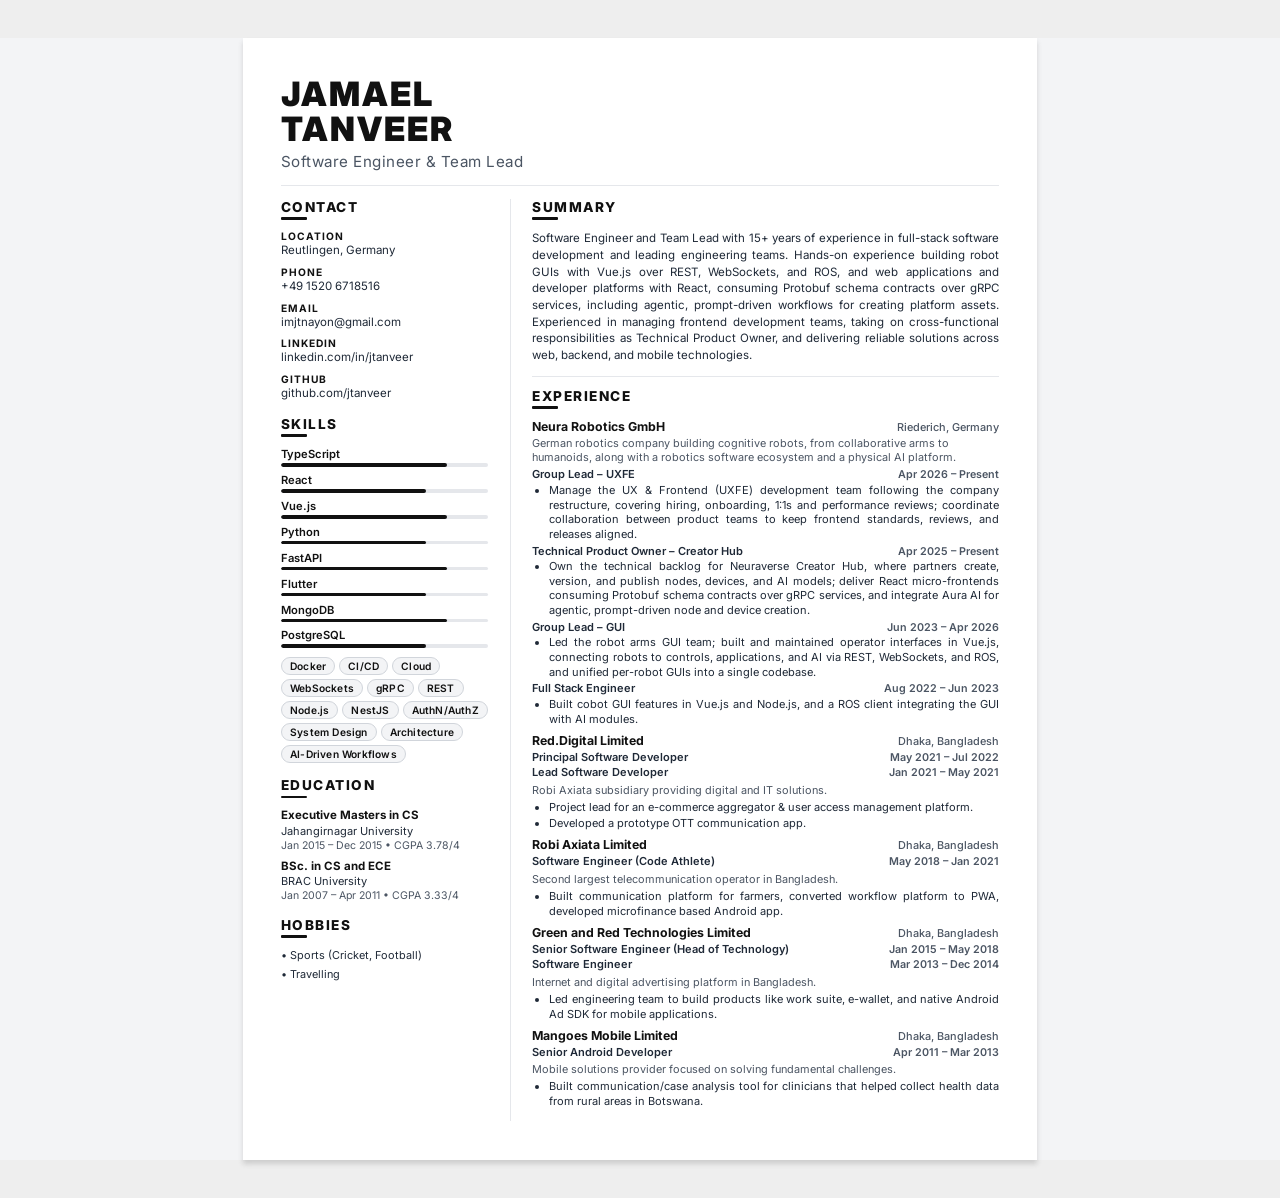
<file: index.html>
<!DOCTYPE html>
<html lang="en">
  <head>
    <meta charset="utf-8" />
    <meta http-equiv="X-UA-Compatible" content="IE=edge" />
    <meta name="viewport" content="width=device-width, initial-scale=1" />

    <link
      rel="apple-touch-icon"
      sizes="180x180"
      href="favicon/apple-touch-icon.png"
    />
    <link
      rel="icon"
      type="image/png"
      sizes="32x32"
      href="favicon/favicon-32x32.png"
    />
    <link
      rel="icon"
      type="image/png"
      sizes="16x16"
      href="favicon/favicon-16x16.png"
    />
    <link rel="manifest" href="favicon/site.webmanifest" />
    <link
      rel="mask-icon"
      href="favicon/safari-pinned-tab.svg"
      color="#111111"
    />
    <meta name="msapplication-TileColor" content="#111111" />
    <meta name="theme-color" content="#ffffff" />

    <title>Resume of Jamael Tanveer - Software Engineer &amp; Team Lead</title>

    <meta
      name="description"
      content="Resume of Jamael Tanveer - Software Engineer & Team Lead with 15+ years of experience in full-stack development, robotics GUIs, React, gRPC, and Protobuf."
    />
    <meta name="author" content="Jamael Tanveer" />

    <link rel="preconnect" href="https://fonts.googleapis.com" />
    <link rel="preconnect" href="https://fonts.gstatic.com" crossorigin />
    <link
      href="https://fonts.googleapis.com/css2?family=Inter:wght@400;500;600;700;800;900&display=swap"
      rel="stylesheet"
    />

    <link href="css/sheets-of-paper-a4.css" rel="stylesheet" />
    <link href="css/style.css" media="all" rel="stylesheet" />
  </head>
  <body class="document">
    <div class="page" itemscope itemtype="http://schema.org/Person">
      <!-- Header -->
      <header class="resume-header">
        <h1 class="resume-name" itemprop="name">JAMAEL<br />TANVEER</h1>
        <p class="resume-subtitle" itemprop="jobTitle">
          Software Engineer &amp; Team Lead
        </p>
      </header>

      <hr class="header-divider" />

      <!-- Body / Two Columns -->
      <div class="resume-body">
        <!-- Left Sidebar Column -->
        <aside class="sidebar-col">
          <!-- CONTACT -->
          <section class="resume-section" aria-label="Contact Information">
            <h2 class="section-title">CONTACT</h2>
            <div class="section-bar"></div>

            <div class="info-group">
              <div class="info-label">LOCATION</div>
              <div
                class="info-value"
                itemprop="address"
                itemscope
                itemtype="http://schema.org/PostalAddress"
              ><span itemprop="addressLocality">Reutlingen</span>, <span itemprop="addressCountry">Germany</span></div>
            </div>
            <div class="info-group">
              <div class="info-label">PHONE</div>
              <div class="info-value">
                <a itemprop="telephone" href="tel:+4915206718516"
                  >+49 1520 6718516</a
                >
              </div>
            </div>
            <div class="info-group">
              <div class="info-label">EMAIL</div>
              <div class="info-value">
                <a itemprop="email" href="mailto:imjtnayon@gmail.com"
                  >imjtnayon@gmail.com</a
                >
              </div>
            </div>
            <div class="info-group">
              <div class="info-label">LINKEDIN</div>
              <div class="info-value">
                <a
                  itemprop="sameAs"
                  href="https://linkedin.com/in/jtanveer"
                  target="_blank"
                  >linkedin.com/in/jtanveer</a
                >
              </div>
            </div>
            <div class="info-group">
              <div class="info-label">GITHUB</div>
              <div class="info-value">
                <a
                  itemprop="sameAs"
                  href="https://github.com/jtanveer"
                  target="_blank"
                  >github.com/jtanveer</a
                >
              </div>
            </div>
          </section>

          <!-- SKILLS -->
          <section class="resume-section" aria-label="Skills">
            <h2 class="section-title">SKILLS</h2>
            <div class="section-bar"></div>

            <div class="skill-item">
              <div class="skill-name">TypeScript</div>
              <div
                class="skill-bar"
                role="progressbar"
                aria-valuenow="80"
                aria-valuemin="0"
                aria-valuemax="100"
                aria-label="TypeScript proficiency"
              >
                <div class="skill-fill" style="width: 80%;"></div>
              </div>
            </div>

            <div class="skill-item">
              <div class="skill-name">React</div>
              <div
                class="skill-bar"
                role="progressbar"
                aria-valuenow="70"
                aria-valuemin="0"
                aria-valuemax="100"
                aria-label="React proficiency"
              >
                <div class="skill-fill" style="width: 70%;"></div>
              </div>
            </div>

            <div class="skill-item">
              <div class="skill-name">Vue.js</div>
              <div
                class="skill-bar"
                role="progressbar"
                aria-valuenow="80"
                aria-valuemin="0"
                aria-valuemax="100"
                aria-label="Vue.js proficiency"
              >
                <div class="skill-fill" style="width: 80%;"></div>
              </div>
            </div>

            <div class="skill-item">
              <div class="skill-name">Python</div>
              <div
                class="skill-bar"
                role="progressbar"
                aria-valuenow="70"
                aria-valuemin="0"
                aria-valuemax="100"
                aria-label="Python proficiency"
              >
                <div class="skill-fill" style="width: 70%;"></div>
              </div>
            </div>

            <div class="skill-item">
              <div class="skill-name">FastAPI</div>
              <div
                class="skill-bar"
                role="progressbar"
                aria-valuenow="80"
                aria-valuemin="0"
                aria-valuemax="100"
                aria-label="FastAPI proficiency"
              >
                <div class="skill-fill" style="width: 80%;"></div>
              </div>
            </div>

            <div class="skill-item">
              <div class="skill-name">Flutter</div>
              <div
                class="skill-bar"
                role="progressbar"
                aria-valuenow="70"
                aria-valuemin="0"
                aria-valuemax="100"
                aria-label="Flutter proficiency"
              >
                <div class="skill-fill" style="width: 70%;"></div>
              </div>
            </div>

            <div class="skill-item">
              <div class="skill-name">MongoDB</div>
              <div
                class="skill-bar"
                role="progressbar"
                aria-valuenow="80"
                aria-valuemin="0"
                aria-valuemax="100"
                aria-label="MongoDB proficiency"
              >
                <div class="skill-fill" style="width: 80%;"></div>
              </div>
            </div>

            <div class="skill-item">
              <div class="skill-name">PostgreSQL</div>
              <div
                class="skill-bar"
                role="progressbar"
                aria-valuenow="70"
                aria-valuemin="0"
                aria-valuemax="100"
                aria-label="PostgreSQL proficiency"
              >
                <div class="skill-fill" style="width: 70%;"></div>
              </div>
            </div>

            <div class="other-skills">
              <span class="skill-tag">Docker</span>
              <span class="skill-tag">CI/CD</span>
              <span class="skill-tag">Cloud</span>
              <span class="skill-tag">WebSockets</span>
              <span class="skill-tag">gRPC</span>
              <span class="skill-tag">REST</span>
              <span class="skill-tag">Node.js</span>
              <span class="skill-tag">NestJS</span>
              <span class="skill-tag">AuthN/AuthZ</span>
              <span class="skill-tag">System Design</span>
              <span class="skill-tag">Architecture</span>
              <span class="skill-tag">AI-Driven Workflows</span>
            </div>
          </section>

          <!-- EDUCATION -->
          <section class="resume-section" aria-label="Education">
            <h2 class="section-title">EDUCATION</h2>
            <div class="section-bar"></div>

            <div class="education-item">
              <div class="edu-degree">Executive Masters in CS</div>
              <div class="edu-institution">Jahangirnagar University</div>
              <div class="edu-meta">Jan 2015 – Dec 2015 &bull; CGPA 3.78/4</div>
            </div>

            <div class="education-item">
              <div class="edu-degree">BSc. in CS and ECE</div>
              <div class="edu-institution">BRAC University</div>
              <div class="edu-meta">Jan 2007 – Apr 2011 &bull; CGPA 3.33/4</div>
            </div>
          </section>

          <!-- HOBBIES -->
          <section class="resume-section" aria-label="Hobbies">
            <h2 class="section-title">HOBBIES</h2>
            <div class="section-bar"></div>

            <div class="hobby-item">&bull; Sports (Cricket, Football)</div>
            <div class="hobby-item">&bull; Travelling</div>
          </section>
        </aside>

        <!-- Right Main Column -->
        <main class="main-col">
          <!-- SUMMARY -->
          <section class="main-section" aria-label="Professional Summary">
            <h2 class="section-title">SUMMARY</h2>
            <div class="section-bar"></div>
            <p class="profile-text" itemprop="description">
              Software Engineer and Team Lead with 15+ years of experience in
              full-stack software development and leading engineering teams.
              Hands-on experience building robot GUIs with Vue.js over REST,
              WebSockets, and ROS, and web applications and developer platforms
              with React, consuming Protobuf schema contracts over gRPC services,
              including agentic, prompt-driven workflows for creating platform
              assets. Experienced in managing frontend development teams, taking on
              cross-functional responsibilities as Technical Product Owner, and delivering
              reliable solutions across web, backend, and mobile technologies.
            </p>
          </section>

          <hr class="section-divider" />

          <!-- EXPERIENCE -->
          <section class="main-section" aria-label="Work Experience">
            <h2 class="section-title">EXPERIENCE</h2>
            <div class="section-bar"></div>

            <!-- Neura Robotics -->
            <div class="job-item">
              <div class="job-header">
                <span class="job-company">Neura Robotics GmbH</span>
                <span class="job-location">Riederich, Germany</span>
              </div>
              <p class="job-company-desc">
                German robotics company building cognitive robots, from
                collaborative arms to humanoids, along with a robotics software
                ecosystem and a physical AI platform.
              </p>
              <div class="job-subroles">
                <div class="subrole">
                  <span class="subrole-title">Group Lead – UXFE</span>
                  <span class="subrole-dates">Apr 2026 – Present</span>
                </div>
                <ul class="job-bullets">
                  <li>
                    Manage the UX &amp; Frontend (UXFE) development team following the company
                    restructure, covering hiring, onboarding, 1:1s and performance
                    reviews; coordinate collaboration between product teams to keep
                    frontend standards, reviews, and releases aligned.
                  </li>
                </ul>
                <div class="subrole">
                  <span class="subrole-title">Technical Product Owner – Creator Hub</span>
                  <span class="subrole-dates">Apr 2025 – Present</span>
                </div>
                <ul class="job-bullets">
                  <li>
                    Own the technical backlog for Neuraverse Creator Hub, where
                    partners create, version, and publish nodes, devices, and AI
                    models; deliver React micro-frontends consuming Protobuf schema
                    contracts over gRPC services, and integrate Aura AI for
                    agentic, prompt-driven node and device creation.
                  </li>
                </ul>
                <div class="subrole">
                  <span class="subrole-title">Group Lead – GUI</span>
                  <span class="subrole-dates">Jun 2023 – Apr 2026</span>
                </div>
                <ul class="job-bullets">
                  <li>
                    Led the robot arms GUI team; built and maintained operator
                    interfaces in Vue.js, connecting robots to controls,
                    applications, and AI via REST, WebSockets, and ROS, and unified
                    per-robot GUIs into a single codebase.
                  </li>
                </ul>
                <div class="subrole">
                  <span class="subrole-title">Full Stack Engineer</span>
                  <span class="subrole-dates">Aug 2022 – Jun 2023</span>
                </div>
                <ul class="job-bullets">
                  <li>
                    Built cobot GUI features in Vue.js and Node.js, and a ROS client
                    integrating the GUI with AI modules.
                  </li>
                </ul>
              </div>
            </div>

            <!-- Red.Digital -->
            <div class="job-item">
              <div class="job-header">
                <span class="job-company">Red.Digital Limited</span>
                <span class="job-location">Dhaka, Bangladesh</span>
              </div>
              <div class="job-subroles">
                <div class="subrole">
                  <span class="subrole-title"
                    >Principal Software Developer</span
                  >
                  <span class="subrole-dates">May 2021 – Jul 2022</span>
                </div>
                <div class="subrole">
                  <span class="subrole-title">Lead Software Developer</span>
                  <span class="subrole-dates">Jan 2021 – May 2021</span>
                </div>
              </div>
              <p class="job-company-desc">
                Robi Axiata subsidiary providing digital and IT solutions.
              </p>
              <ul class="job-bullets">
                <li>
                  Project lead for an e-commerce aggregator &amp; user access
                  management platform.
                </li>
                <li>Developed a prototype OTT communication app.</li>
              </ul>
            </div>

            <!-- Robi Axiata -->
            <div class="job-item">
              <div class="job-header">
                <span class="job-company">Robi Axiata Limited</span>
                <span class="job-location">Dhaka, Bangladesh</span>
              </div>
              <div class="job-subroles">
                <div class="subrole">
                  <span class="subrole-title"
                    >Software Engineer (Code Athlete)</span
                  >
                  <span class="subrole-dates">May 2018 – Jan 2021</span>
                </div>
              </div>
              <p class="job-company-desc">
                Second largest telecommunication operator in Bangladesh.
              </p>
              <ul class="job-bullets">
                <li>
                  Built communication platform for farmers, converted workflow
                  platform to PWA, developed microfinance based Android app.
                </li>
              </ul>
            </div>

            <!-- Green & Red Technologies -->
            <div class="job-item">
              <div class="job-header">
                <span class="job-company"
                  >Green and Red Technologies Limited</span
                >
                <span class="job-location">Dhaka, Bangladesh</span>
              </div>
              <div class="job-subroles">
                <div class="subrole">
                  <span class="subrole-title"
                    >Senior Software Engineer (Head of Technology)</span
                  >
                  <span class="subrole-dates">Jan 2015 – May 2018</span>
                </div>
                <div class="subrole">
                  <span class="subrole-title">Software Engineer</span>
                  <span class="subrole-dates">Mar 2013 – Dec 2014</span>
                </div>
              </div>
              <p class="job-company-desc">
                Internet and digital advertising platform in Bangladesh.
              </p>
              <ul class="job-bullets">
                <li>
                  Led engineering team to build products like work suite,
                  e-wallet, and native Android Ad SDK for mobile applications.
                </li>
              </ul>
            </div>

            <!-- Mangoes Mobile -->
            <div class="job-item">
              <div class="job-header">
                <span class="job-company">Mangoes Mobile Limited</span>
                <span class="job-location">Dhaka, Bangladesh</span>
              </div>
              <div class="job-subroles">
                <div class="subrole">
                  <span class="subrole-title">Senior Android Developer</span>
                  <span class="subrole-dates">Apr 2011 – Mar 2013</span>
                </div>
              </div>
              <p class="job-company-desc">
                Mobile solutions provider focused on solving fundamental
                challenges.
              </p>
              <ul class="job-bullets">
                <li>
                  Built communication/case analysis tool for clinicians that
                  helped collect health data from rural areas in Botswana.
                </li>
              </ul>
            </div>
          </section>
        </main>
      </div>
    </div>
  </body>
</html>
</file>
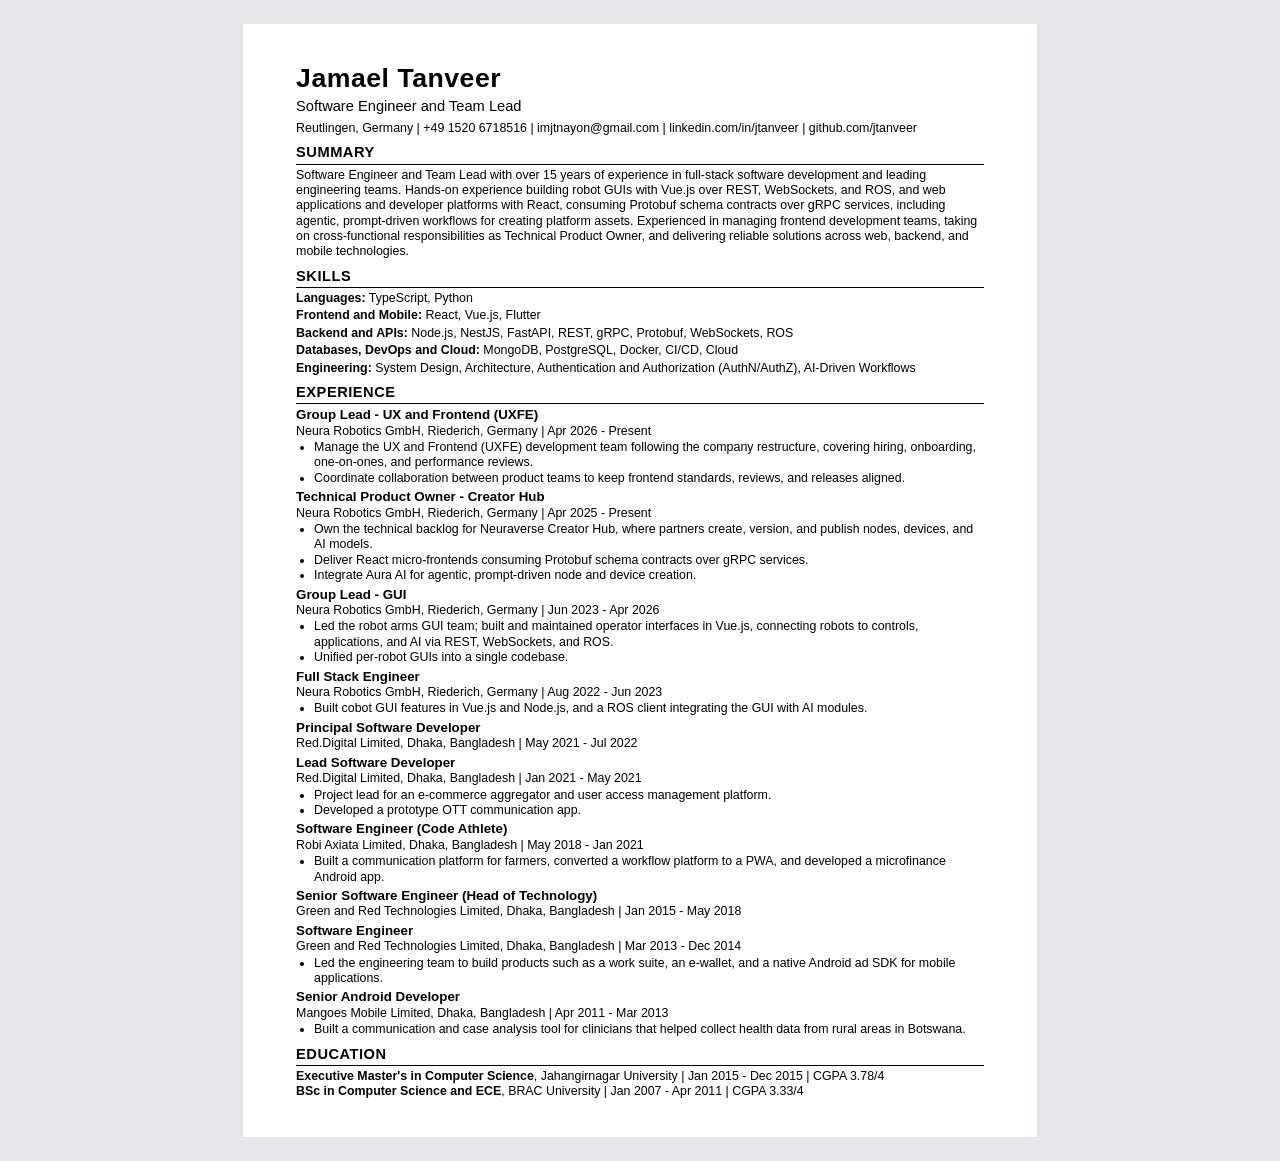
<file: resume-ats.html>
<!DOCTYPE html>
<html lang="en">
<head>
<meta charset="utf-8" />
<meta name="viewport" content="width=device-width, initial-scale=1" />
<title>Jamael Tanveer - Software Engineer and Team Lead - Resume</title>
<meta name="author" content="Jamael Tanveer" />
<meta name="robots" content="noindex" />
<style>
  @page { size: A4; margin: 1cm 1.4cm; }
  * { box-sizing: border-box; }
  html { background: #e5e7eb; }
  body {
    font-family: Arial, Helvetica, "Liberation Sans", sans-serif;
    font-size: 9.3pt;
    line-height: 1.24;
    color: #000;
    background: #fff;
    max-width: 21cm;
    margin: 24px auto;
    padding: 1cm 1.4cm;
  }
  h1 { font-size: 20pt; margin: 0; letter-spacing: 0.5px; }
  .headline { font-size: 11pt; margin: 2px 0 6px; }
  .contact { margin: 0; }
  h2 {
    font-size: 11pt;
    text-transform: uppercase;
    letter-spacing: 0.5px;
    border-bottom: 1px solid #000;
    padding-bottom: 2px;
    margin: 7px 0 3px;
  }
  h3 { font-size: 10pt; margin: 3px 0 0; }
  .meta { margin: 0; }
  ul { margin: 1px 0 0; padding-left: 18px; }
  li { margin: 0; }
  p { margin: 0; }
  .skills p { margin: 0 0 2px; }
  @media print {
    html, body { background: #fff; }
    body { margin: 0; padding: 0; max-width: none; }
  }
</style>
</head>
<body>

<h1>Jamael Tanveer</h1>
<p class="headline">Software Engineer and Team Lead</p>
<p class="contact">Reutlingen, Germany | +49 1520 6718516 | imjtnayon@gmail.com | linkedin.com/in/jtanveer | github.com/jtanveer</p>

<h2>Summary</h2>
<p>Software Engineer and Team Lead with over 15 years of experience in full-stack software development and leading engineering teams. Hands-on experience building robot GUIs with Vue.js over REST, WebSockets, and ROS, and web applications and developer platforms with React, consuming Protobuf schema contracts over gRPC services, including agentic, prompt-driven workflows for creating platform assets. Experienced in managing frontend development teams, taking on cross-functional responsibilities as Technical Product Owner, and delivering reliable solutions across web, backend, and mobile technologies.</p>

<h2>Skills</h2>
<div class="skills">
<p><strong>Languages:</strong> TypeScript, Python</p>
<p><strong>Frontend and Mobile:</strong> React, Vue.js, Flutter</p>
<p><strong>Backend and APIs:</strong> Node.js, NestJS, FastAPI, REST, gRPC, Protobuf, WebSockets, ROS</p>
<p><strong>Databases, DevOps and Cloud:</strong> MongoDB, PostgreSQL, Docker, CI/CD, Cloud</p>
<p><strong>Engineering:</strong> System Design, Architecture, Authentication and Authorization (AuthN/AuthZ), AI-Driven Workflows</p>
</div>

<h2>Experience</h2>

<h3>Group Lead - UX and Frontend (UXFE)</h3>
<p class="meta">Neura Robotics GmbH, Riederich, Germany | Apr 2026 - Present</p>
<ul>
  <li>Manage the UX and Frontend (UXFE) development team following the company restructure, covering hiring, onboarding, one-on-ones, and performance reviews.</li>
  <li>Coordinate collaboration between product teams to keep frontend standards, reviews, and releases aligned.</li>
</ul>

<h3>Technical Product Owner - Creator Hub</h3>
<p class="meta">Neura Robotics GmbH, Riederich, Germany | Apr 2025 - Present</p>
<ul>
  <li>Own the technical backlog for Neuraverse Creator Hub, where partners create, version, and publish nodes, devices, and AI models.</li>
  <li>Deliver React micro-frontends consuming Protobuf schema contracts over gRPC services.</li>
  <li>Integrate Aura AI for agentic, prompt-driven node and device creation.</li>
</ul>

<h3>Group Lead - GUI</h3>
<p class="meta">Neura Robotics GmbH, Riederich, Germany | Jun 2023 - Apr 2026</p>
<ul>
  <li>Led the robot arms GUI team; built and maintained operator interfaces in Vue.js, connecting robots to controls, applications, and AI via REST, WebSockets, and ROS.</li>
  <li>Unified per-robot GUIs into a single codebase.</li>
</ul>

<h3>Full Stack Engineer</h3>
<p class="meta">Neura Robotics GmbH, Riederich, Germany | Aug 2022 - Jun 2023</p>
<ul>
  <li>Built cobot GUI features in Vue.js and Node.js, and a ROS client integrating the GUI with AI modules.</li>
</ul>

<h3>Principal Software Developer</h3>
<p class="meta">Red.Digital Limited, Dhaka, Bangladesh | May 2021 - Jul 2022</p>
<h3>Lead Software Developer</h3>
<p class="meta">Red.Digital Limited, Dhaka, Bangladesh | Jan 2021 - May 2021</p>
<ul>
  <li>Project lead for an e-commerce aggregator and user access management platform.</li>
  <li>Developed a prototype OTT communication app.</li>
</ul>

<h3>Software Engineer (Code Athlete)</h3>
<p class="meta">Robi Axiata Limited, Dhaka, Bangladesh | May 2018 - Jan 2021</p>
<ul>
  <li>Built a communication platform for farmers, converted a workflow platform to a PWA, and developed a microfinance Android app.</li>
</ul>

<h3>Senior Software Engineer (Head of Technology)</h3>
<p class="meta">Green and Red Technologies Limited, Dhaka, Bangladesh | Jan 2015 - May 2018</p>
<h3>Software Engineer</h3>
<p class="meta">Green and Red Technologies Limited, Dhaka, Bangladesh | Mar 2013 - Dec 2014</p>
<ul>
  <li>Led the engineering team to build products such as a work suite, an e-wallet, and a native Android ad SDK for mobile applications.</li>
</ul>

<h3>Senior Android Developer</h3>
<p class="meta">Mangoes Mobile Limited, Dhaka, Bangladesh | Apr 2011 - Mar 2013</p>
<ul>
  <li>Built a communication and case analysis tool for clinicians that helped collect health data from rural areas in Botswana.</li>
</ul>

<h2>Education</h2>
<p><strong>Executive Master's in Computer Science</strong>, Jahangirnagar University | Jan 2015 - Dec 2015 | CGPA 3.78/4</p>
<p><strong>BSc in Computer Science and ECE</strong>, BRAC University | Jan 2007 - Apr 2011 | CGPA 3.33/4</p>

</body>
</html>
</file>
<file: css/sheets-of-paper-a4.css>
/*!
 * HTML-Sheets-of-Paper (https://github.com/delight-im/HTML-Sheets-of-Paper)
 * Copyright (c) delight.im (https://www.delight.im/)
 * Licensed under the MIT License (https://opensource.org/licenses/MIT)
 */

@import "sheets-of-paper.css";

.page {
	/* Styles for better appearance on screens only -- are reset to defaults in print styles later */

	/* Reflect the paper width in the screen rendering (must match size from @page rule) */
	width: 21cm;
	/* Reflect the paper height in the screen rendering (must match size from @page rule) */
	min-height: 29.7cm;

	/* Reflect the actual page margin/padding on paper in the screen rendering (must match margin from @page rule) */
	padding-left: 1cm;
	padding-top: 1cm;
	padding-right: 1cm;
	padding-bottom: 1cm;
}
/* Use CSS Paged Media to switch from continuous documents to sheet-like documents with separate pages */
@page {
	/* You can only change the size, margins, orphans, widows and page breaks here */

	/* Paper size and page orientation */
	size: A4 portrait;

	/* Margin per single side of the page */
	margin-left: 1cm;
	margin-top: 1cm;
	margin-right: 1cm;
	margin-bottom: 1cm;
}
</file>
<file: css/style.css>
/* Modern Minimalist Monochrome Resume Theme */
:root {
  --text-primary: #111111;
  --text-secondary: #1f2937;
  --text-muted: #4b5563;
  --divider-color: #e5e7eb;
  --bar-bg: #e5e7eb;
  --bar-fill: #111111;
}

body {
  font-family: 'Inter', -apple-system, BlinkMacSystemFont, 'Segoe UI', Roboto, Helvetica, Arial, sans-serif;
  color: var(--text-primary);
  background-color: #f3f4f6;
  -webkit-font-smoothing: antialiased;
  -moz-osx-font-smoothing: grayscale;
}

/* Header */
.resume-header {
  padding-bottom: 0.25rem;
}

.resume-name {
  font-size: 2.1rem;
  font-weight: 900;
  letter-spacing: 2px;
  line-height: 1.05;
  color: var(--text-primary);
  text-transform: uppercase;
  margin: 0;
}

.resume-subtitle {
  font-size: 0.95rem;
  font-weight: 400;
  color: var(--text-muted);
  letter-spacing: 0.5px;
  margin-top: 0.35rem;
  margin-bottom: 0;
}

.header-divider {
  border: 0;
  border-top: 1px solid var(--divider-color);
  margin-top: 0.65rem;
  margin-bottom: 0.8rem;
}

/* Two-column layout */
.resume-body {
  display: flex;
  width: 100%;
}

.sidebar-col {
  width: 32%;
  padding-right: 1.35rem;
  border-right: 1px solid var(--divider-color);
  flex-shrink: 0;
}

.main-col {
  width: 68%;
  padding-left: 1.35rem;
}

/* Section Titles with Signature Black Accent Line */
.section-title {
  font-size: 0.85rem;
  font-weight: 800;
  letter-spacing: 1.5px;
  text-transform: uppercase;
  color: var(--text-primary);
  margin: 0 0 0.15rem 0;
}

.section-bar {
  width: 26px;
  height: 2.5px;
  background-color: var(--text-primary);
  margin-bottom: 0.65rem;
  border-radius: 1px;
}

.resume-section {
  margin-bottom: 0.9rem;
}

.main-section {
  margin-bottom: 0.75rem;
}

/* Info Section */
.info-group {
  margin-bottom: 0.45rem;
}

.info-label {
  font-size: 0.64rem;
  font-weight: 700;
  letter-spacing: 1px;
  text-transform: uppercase;
  color: var(--text-primary);
  margin-bottom: 1px;
}

.info-value {
  font-size: 0.72rem;
  color: var(--text-secondary);
  line-height: 1.35;
  word-break: break-all;
}

.info-value a {
  color: var(--text-secondary);
  text-decoration: none;
}

.info-value a:hover {
  text-decoration: underline;
  color: var(--text-primary);
}

/* Skills Section */
.skill-item {
  margin-bottom: 0.4rem;
}

.skill-name {
  font-size: 0.7rem;
  font-weight: 600;
  color: var(--text-primary);
  margin-bottom: 2px;
}

.skill-bar {
  height: 3.5px;
  background-color: var(--bar-bg);
  border-radius: 2px;
  overflow: hidden;
}

.skill-fill {
  height: 100%;
  background-color: var(--bar-fill);
  border-radius: 2px;
}

.other-skills {
  display: flex;
  flex-wrap: wrap;
  gap: 4px;
  margin-top: 0.55rem;
}

.skill-tag {
  font-size: 0.64rem;
  font-weight: 600;
  background-color: #f3f4f6;
  color: var(--text-primary);
  padding: 2px 8px;
  border-radius: 9999px;
  border: 1px solid #d1d5db;
  letter-spacing: 0.2px;
}

/* Education Section */
.education-item {
  margin-bottom: 0.45rem;
}

.edu-degree {
  font-size: 0.72rem;
  font-weight: 700;
  color: var(--text-primary);
  line-height: 1.25;
}

.edu-institution {
  font-size: 0.69rem;
  color: var(--text-secondary);
  margin-top: 1px;
}

.edu-meta {
  font-size: 0.66rem;
  color: var(--text-muted);
  margin-top: 1px;
}

/* Awards Section */
.award-item {
  margin-bottom: 0.4rem;
}

.award-title {
  font-size: 0.7rem;
  font-weight: 700;
  color: var(--text-primary);
  line-height: 1.25;
}

.award-meta {
  font-size: 0.66rem;
  color: var(--text-muted);
  margin-top: 1px;
}

/* Hobbies Section */
.activity-item,
.hobby-item {
  font-size: 0.68rem;
  color: var(--text-secondary);
  line-height: 1.45;
  margin-bottom: 3px;
}

/* Profile Text */
.profile-text {
  font-size: 0.72rem;
  line-height: 1.45;
  color: var(--text-secondary);
  text-align: justify;
  margin: 0;
}

.section-divider {
  border: 0;
  border-top: 1px solid var(--divider-color);
  margin-top: 0.6rem;
  margin-bottom: 0.7rem;
}

/* Employment History */
.job-item {
  margin-bottom: 0.4rem;
}

.job-item:last-child {
  margin-bottom: 0;
}

.job-header {
  display: flex;
  justify-content: space-between;
  align-items: baseline;
  margin-bottom: 2px;
}

.job-company {
  font-size: 0.77rem;
  font-weight: 700;
  color: var(--text-primary);
}

.job-location {
  font-size: 0.68rem;
  font-weight: 500;
  color: var(--text-muted);
}

.job-subroles {
  margin-bottom: 2px;
}

.subrole {
  display: flex;
  justify-content: space-between;
  align-items: baseline;
  font-size: 0.69rem;
  line-height: 1.35;
}

.subrole-title {
  font-weight: 600;
  color: #1f2937;
}

.subrole-dates {
  font-size: 0.67rem;
  color: var(--text-muted);
  font-weight: 600;
}

.job-company-desc {
  font-size: 0.68rem;
  color: var(--text-muted);
  line-height: 1.3;
  margin: 1px 0 3px 0;
}

.job-bullets {
  margin: 0;
  padding-left: 1.05rem;
  list-style-type: disc;
}

.job-bullets li {
  font-size: 0.69rem;
  line-height: 1.33;
  color: var(--text-secondary);
  margin-bottom: 2px;
  text-align: justify;
}

/* Print adjustments */
@media print {
  body {
    background-color: #fff !important;
  }
  .page {
    box-shadow: none !important;
    padding: 0 !important;
    margin: 0 !important;
  }
}

.job-subroles .job-bullets {
  margin-bottom: 1px;
}
</file>
